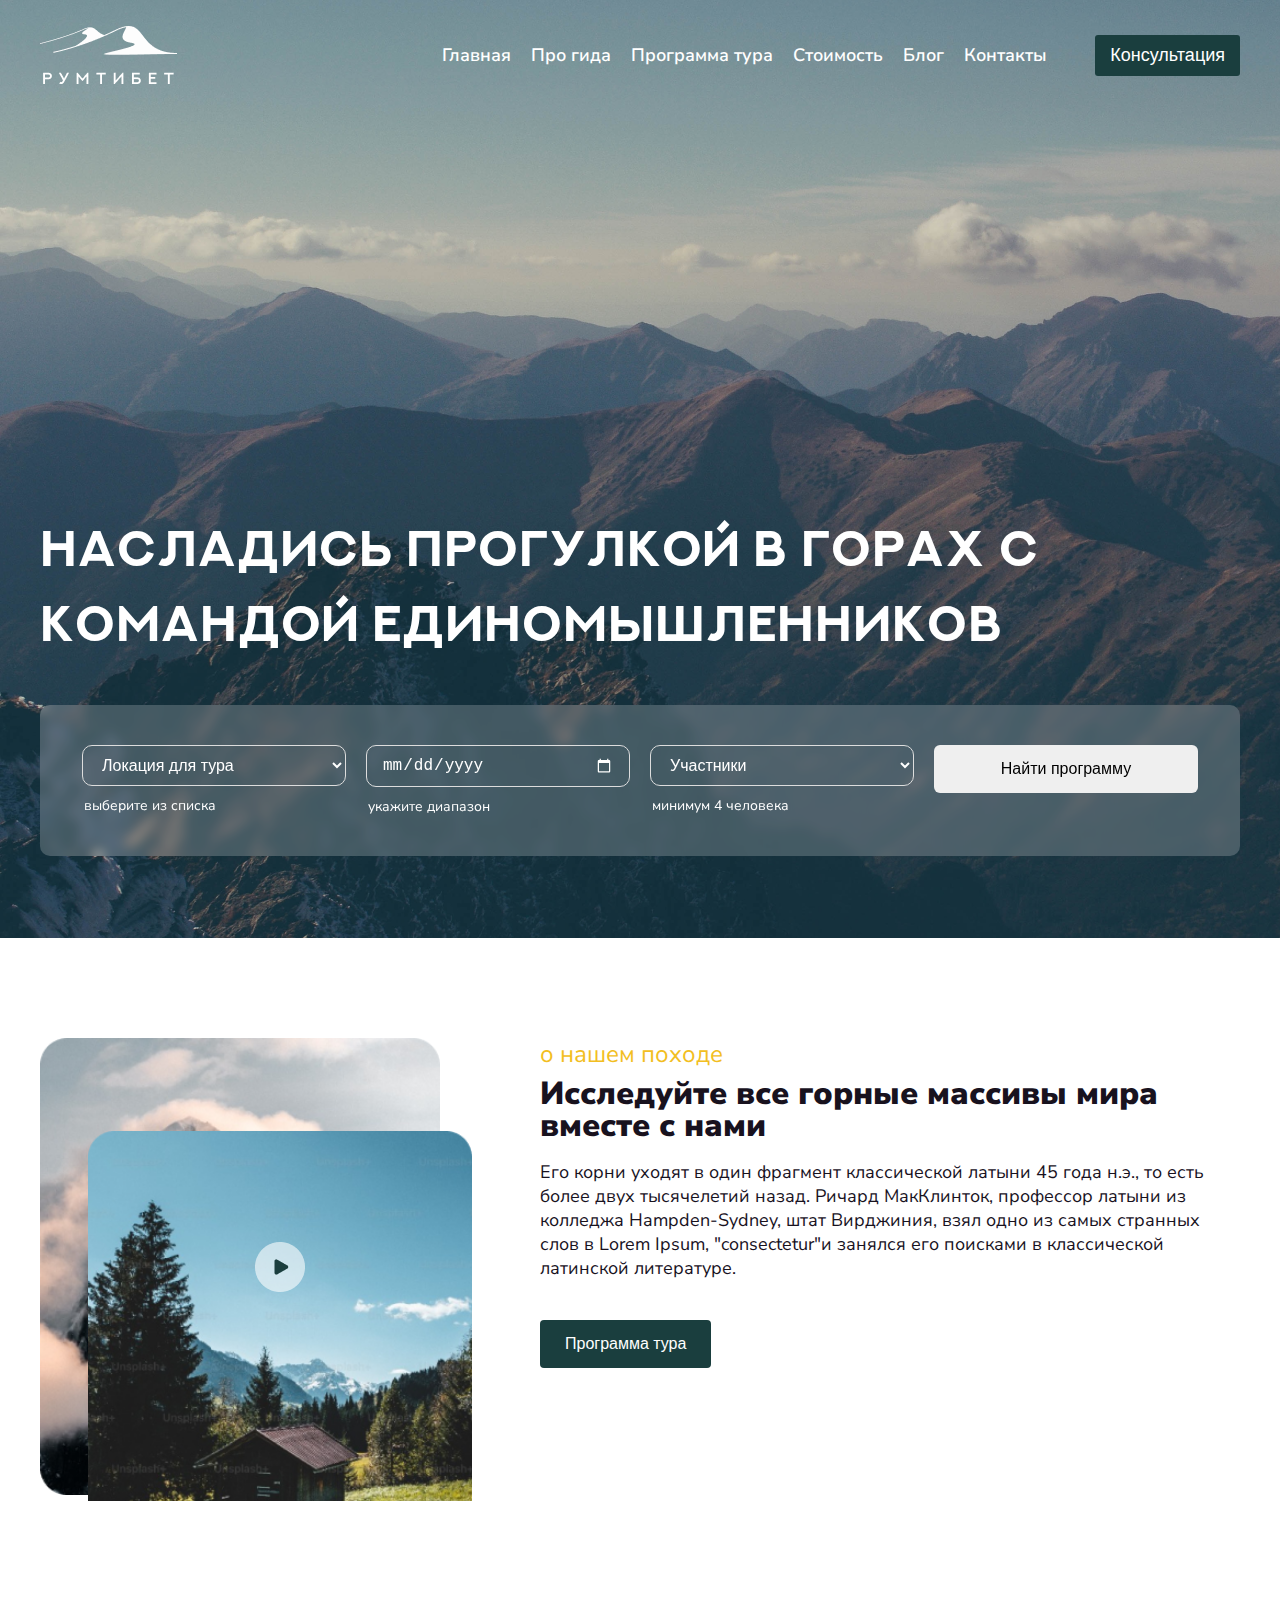
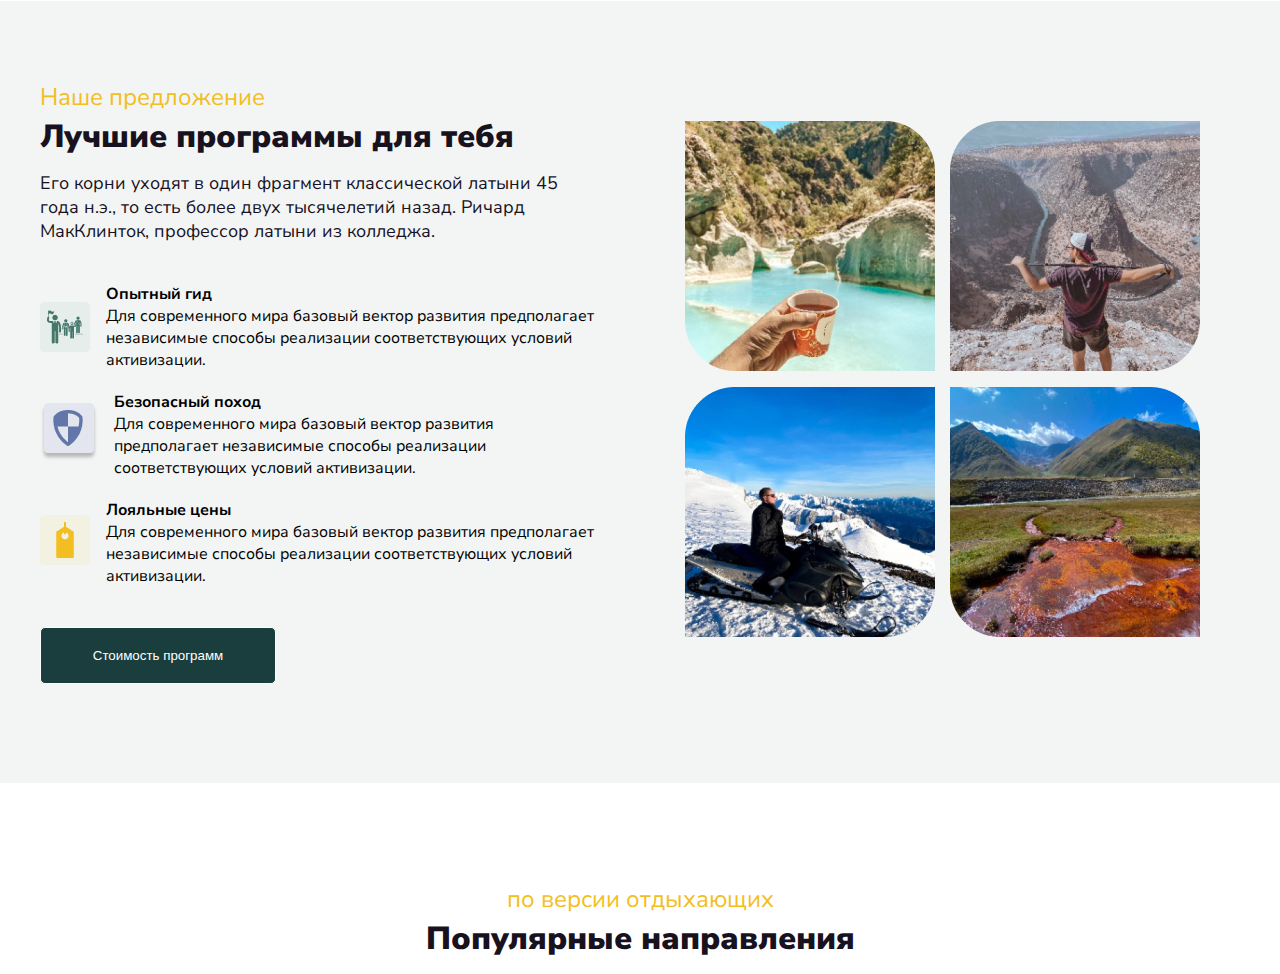
<file: index.html>
<!DOCTYPE html>
<html lang="en">
  <head>
    <meta charset="UTF-8" />
    <meta name="viewport" content="width=device-width, initial-scale=1.0" />
    <title>Document</title>

    <link rel="stylesheet" href="./style/global.css" />
    <link rel="stylesheet" href="./style/header.css" />
    <link rel="stylesheet" href="./style/about.css" />
    <link rel="stylesheet" href="./style/proograms.css" />
    <link rel="stylesheet" href="./style/popular.css" />
  </head>
  <body>
    <header>
      <div class="container">
        <div class="header">
          <div class="logo-container">
            <img src="./shared/pictures/logo.png" alt="" />
          </div>
          <nav class="nav-container">
            <ul>
              <li><a href="">Главная</a></li>
              <li><a href="">Про гида</a></li>
              <li><a href="">Программа тура</a></li>
              <li><a href="">Стоимость</a></li>
              <li><a href="">Блог</a></li>
              <li><a href="">Контакты</a></li>
            </ul>
          </nav>
          <div class="button-container">
            <button>Консультация</button>
          </div>
        </div>

        <div class="start">
          <h1>Насладись прогулкой в горах с командой единомышленников</h1>

          <form action="">
            <fieldset>
              <div class="location-div">
                <select name="location" id="location">
                  <option value="" selected disabled>Локация для тура</option>
                  <option value="uk">Великобритания</option>
                  <option value="rus">Россия</option>
                  <option value="usa">США</option>
                </select>
                <label for="location">выберите из списка</label>
              </div>

              <div class="date-div">
                <input type="date" placeholder="Дата похода" id="date" />
                <label for="date">укажите диапазон</label>
              </div>

              <div class="members-div">
                <select name="members" id="members">
                  <option value="" selected disabled>Участники</option>
                  <option value="4">4</option>
                  <option value="5">5</option>
                  <option value="6">6</option>
                </select>
                <label for="members">минимум 4 человека</label>
              </div>

              <div class="find-div">
                <button>Найти программу</button>
              </div>
            </fieldset>
          </form>
        </div>
      </div>
    </header>

    <main>
      <section class="about">
        <div class="about-container">
          <div class="pictures">
            <img
              src="./shared/pictures/about/Rectangle5.png"
              alt="Background"
              class="background-image"
            />
            <img
              src="./shared/pictures/about/Rectangle4.png"
              alt="Foreground"
              class="foreground-image"
            />
            <div class="play-button">
              <img src="./shared/pictures/about/play_button.png" alt="Play" />
            </div>
          </div>
          <div class="info">
            <p class="info-first-p">о нашем походе</p>
            <h3 class="info-second-h3">
              Исследуйте все горные массивы мира вместе с нами
            </h3>
            <p class="info-third-p">
              Его корни уходят в один фрагмент классической латыни 45 года н.э.,
              то есть более двух тысячелетий назад. Ричард МакКлинток, профессор
              латыни из колледжа Hampden-Sydney, штат Вирджиния, взял одно из
              самых странных слов в Lorem Ipsum, "consectetur"и занялся его
              поисками в классической латинской литературе.
            </p>
            <button>Программа тура</button>
          </div>
        </div>
      </section>

      <section class="programms">
        <div class="container">
          <div class="programs-info">
            <p class="programs-info-first-p">Наше предложение</p>
            <h3>Лучшие программы для тебя</h3>
            <p class="programs-info-second-p">
              Его корни уходят в один фрагмент классической латыни 45 года н.э.,
              то есть более двух тысячелетий назад. Ричард МакКлинток, профессор
              латыни из колледжа.
            </p>
            <ul class="programs-container">
              <li class="programs-nav">
                <div class="image-container">
                  <img src="./shared/pictures/prosgramms/opyt-gid.png" alt="" />
                </div>
                <div>
                  <p style="font-weight: bold">Опытный гид</p>
                  <p>
                    Для современного мира базовый вектор развития предполагает
                    независимые способы реализации соответствующих условий
                    активизации.
                  </p>
                </div>
              </li>
              <li class="programs-nav">
                <div>
                  <img src="./shared/pictures/prosgramms/bezopas.png" alt="" />
                </div>
                <div>
                  <p style="font-weight: bold">Безопасный поход</p>
                  <p>
                    Для современного мира базовый вектор развития предполагает
                    независимые способы реализации соответствующих условий
                    активизации.
                  </p>
                </div>
              </li>
              <li class="programs-nav">
                <div>
                  <img
                    src="./shared/pictures/prosgramms/loyal_cen.png"
                    alt=""
                  />
                </div>
                <div>
                  <p style="font-weight: bold">Лояльные цены</p>
                  <p>
                    Для современного мира базовый вектор развития предполагает
                    независимые способы реализации соответствующих условий
                    активизации.
                  </p>
                </div>
              </li>
            </ul>
            <button class="programms-button">Стоимость программ</button>
          </div>
          <div class="programms-images">
            <div
              style="
                display: grid;
                grid-template-columns: 1fr 1fr;
                column-gap: 15px;
                row-gap: 10px;
              "
            >
              <div>
                <img
                  src="./shared/pictures/prosgramms/programs-frist.png"
                  alt=""
                />
              </div>
              <div>
                <img
                  src="./shared/pictures/prosgramms/programs-second.png"
                  alt=""
                />
              </div>
              <div>
                <img
                  src="./shared/pictures/prosgramms/programs-third.png"
                  alt=""
                />
              </div>
              <div>
                <img
                  src="./shared/pictures/prosgramms/programs-fourth.png"
                  alt=""
                />
              </div>
            </div>
          </div>
        </div>
      </section>

      <section class="popular">
        <div class="container">
          <div class="popular-title">
            <p class="programs-info-first-p">по версии отдыхающих</p>
            <h3
              style="
                color: #18121e;
                font-size: 32px;
                font-weight: 900;
                line-height: 1;
                margin-bottom: 18px;
              "
            >
              Популярные направления
            </h3>
          </div>

          <div class="card-container">
            <div class="card"></div>
            <div class="card"></div>
            <div class="card"></div>
          </div>
        </div>
      </section>
    </main>
  </body>
</html>
</file>
<file: style/global.css>
@import url("https://fonts.googleapis.com/css2?family=Nunito+Sans:ital,opsz,wght@0,6..12,200..1000;1,6..12,200..1000&display=swap");

* {
  box-sizing: border-box;
  margin: 0;
  padding: 0;
}

html {  
  height: 100%;
  scroll-behavior: smooth;
}

body {
  min-height: 100%;
  font-family: "Nunito Sans", Arial, Helvetica, sans-serif;
}
</file>
<file: style/header.css>
@font-face {
  font-family: "NEXT ART";
  src: url("/shared/fonts/NEXT\ ART_Bold.otf");
  font-style: normal;
  font-weight: bold;
  font-display: swap;
}

.container {
  max-width: 1200px;
  margin: 0 auto;
}

header {
  background-image: url("/shared/pictures/header-background.png");
}

.header {
  display: flex;
  justify-content: space-between;
  align-items: center;
  padding-top: 16px;
  gap: 30px;
}

.logo-container {
  flex: 1;
}

img {
  object-fit: cover;
  object-position: center;
}

.logo-container img {
  height: auto;
  max-width: 100%;
}

.nav-container {
  display: flex;
  justify-content: end;
  flex: 5;
}

ul {
  display: flex;
  gap: 20px;
  list-style-type: none;
}

li a {
  text-decoration: none;
  font-weight: 600;
  font-size: 18px;
  color: white;

  transition: all 0.15s;
}

li a:hover {
  color: rgba(255, 136, 0, 0.9);
}

.button-container {
  display: flex;
  flex: 1;
  justify-content: end;
}

.start h1 {
  color: white;
  line-height: 150%;
  letter-spacing: 1px;
  font-size: 50px;
  font-family: "NEXT ART";
}

.button-container button {
  padding: 10px 15px;
  border-radius: 3px;
  border: none;
  color: white;
  background-color: rgba(26, 62, 62, 1);
  font-size: 18px;

  cursor: pointer;
  transition: all 0.15s;
}

.button-container button:hover {
  color: rgba(26, 62, 62, 1);
  background-color: white;
  border: 1px solid #1a3e3e;
}

.start {
  padding: 420px 0 82px;
}

.start form {
  margin-top: 41px;
}

fieldset {
  display: flex;
  justify-content: center;
  background-color: rgba(255, 255, 255, 0.2);
  backdrop-filter: blur(6px);
  border-radius: 10px;
  border: none;
  gap: 20px;
  padding: 40px 42px;
}

fieldset select {
  font-size: 16px;
  padding: 10px 15px;
  background-color: transparent;
  color: white;
  border: 1px solid #ddd;
  outline: none;
  border-radius: 10px;
}

fieldset select option {
  color: black;
}

fieldset input {
  font-size: 16px;
  padding: 10px 15px;
  background-color: transparent;
  color: white;
  border: 1px solid #ddd;
  outline: none;
  border-radius: 10px;
}

fieldset label {
  padding-top: 10px;
  padding-left: 2px;
  font-size: 14px;
  color: white;
}

.location-div {
  flex: 1;
  display: flex;
  flex-direction: column;
}

.date-div {
  flex: 1;
  display: flex;
  flex-direction: column;
  color-scheme: dark;
}

.members-div {
  flex: 1;
  display: flex;
  flex-direction: column;
}

.find-div {
  flex: 1;
  display: flex;
  flex-direction: column;
}

.find-div button {
  vertical-align: top;
  padding: 15px 5px;
  border: none;
  border-radius: 6px;
  cursor: pointer;
  font-size: 16px;

  cursor: pointer;
  transition: all 0.15s;
}

.find-div button:hover {
  color: white;
  background-color: rgba(26, 62, 62, 1);
}
</file>
<file: style/about.css>
.about-container {
  display: flex;
  max-width: 1200px;
  margin: 100px auto;
}

.about-container .pictures {
  flex: 1;
  position: relative;
  max-width: 480px;
  overflow: hidden;
}

.background-image {
  width: 100%;
  max-width: 400px;
  height: auto;
  object-fit: contain;
}

.foreground-image {
  position: absolute;
  top: 20%;
  left: 10%;
  width: 80%;
  height: auto;
}

.play-button {
  position: absolute;
  top: 50%;
  left: 50%;
  transform: translate(-50%, -50%);
  z-index: 10;
}

.about-container .info {
  flex: 1;
  padding-left: 20px;
}

.info-first-p {
  color: #f2be22;
  font-size: 24px;
  margin-bottom: 8px;
}

.info-second-h3 {
  color: #18121e;
  font-size: 32px;
  font-weight: 900;
  line-height: 1;
  margin-bottom: 18px;
}

.info-third-p {
  color: #18121e;
  font-size: 18px;
  margin-bottom: 40px;
}

.about-container .info button {
  padding: 15px 25px;
  color: white;
  background-color: #1a3e3e;
  border: none;
  border-radius: 4px;
  font-size: 16px;
  font-weight: 500;
  cursor: pointer;
  transition: all 0.15s;
}

.about-container .info button:hover {
  color: #1a3e3e;
  background-color: white;
  border: 1px solid #1a3e3e;
}

@media (max-width: 768px) {
  .about-container {
    flex-direction: column;
    align-items: center;
  }

  .about-container .pictures {
    max-width: 100%;
  }

  .about-container .info {
    padding-left: 0;
    text-align: center;
  }
}
</file>
<file: style/proograms.css>
.programms {
  background-color: #f3f5f4;
}

.programms .container {
  display: flex;
  max-width: 1200px;
  margin: 100px auto;
}

.programs-info {
  display: flex;
  flex-direction: column;
  margin-top: 80px;

  flex: 1;
}

.programs-info-first-p {
  color: #f2be22;
  font-size: 24px;
  margin-bottom: 8px;
}

.programs-info h3 {
  color: #18121e;
  font-size: 32px;
  font-weight: 900;
  line-height: 1;
  margin-bottom: 18px;
}

.programs-info-second-p {
  color: #18121e;
  font-size: 18px;
  margin-bottom: 40px;
}

.programs-container {
  display: flex;
  flex-direction: column;
  gap: 20px;
}

.programs-nav {
  display: flex;
  gap: 16px;
  align-items: center;
}

.programs-nav .image-container {
  width: 50px;
  height: 50px;
}

.programms-images {
  flex: 1;
  display: flex;
  align-items: center;
  margin-left: 90px;
  margin-top: 120px;
  margin-bottom: 140px;
}

.programms-button {
  color: white;
  background-color: #1a3e3e;
  border: 1px solid white;
  cursor: pointer;
  margin-top: 40px;
  padding: 20px 15px;
  width: 236px;
  border-radius: 5px;
}

.programms-button:hover {
  color: #1a3e3e;
  background-color: white;
  border: 1px solid #1a3e3e;
}
</file>
<file: style/popular.css>
.popular .container {
  display: flex;
  max-width: 1200px;
  margin: 100px auto;
}

.popular-title {
  display: flex;
  flex-direction: column;
  justify-content: center;
  align-items: center;
  width: 100%;
}
</file>
